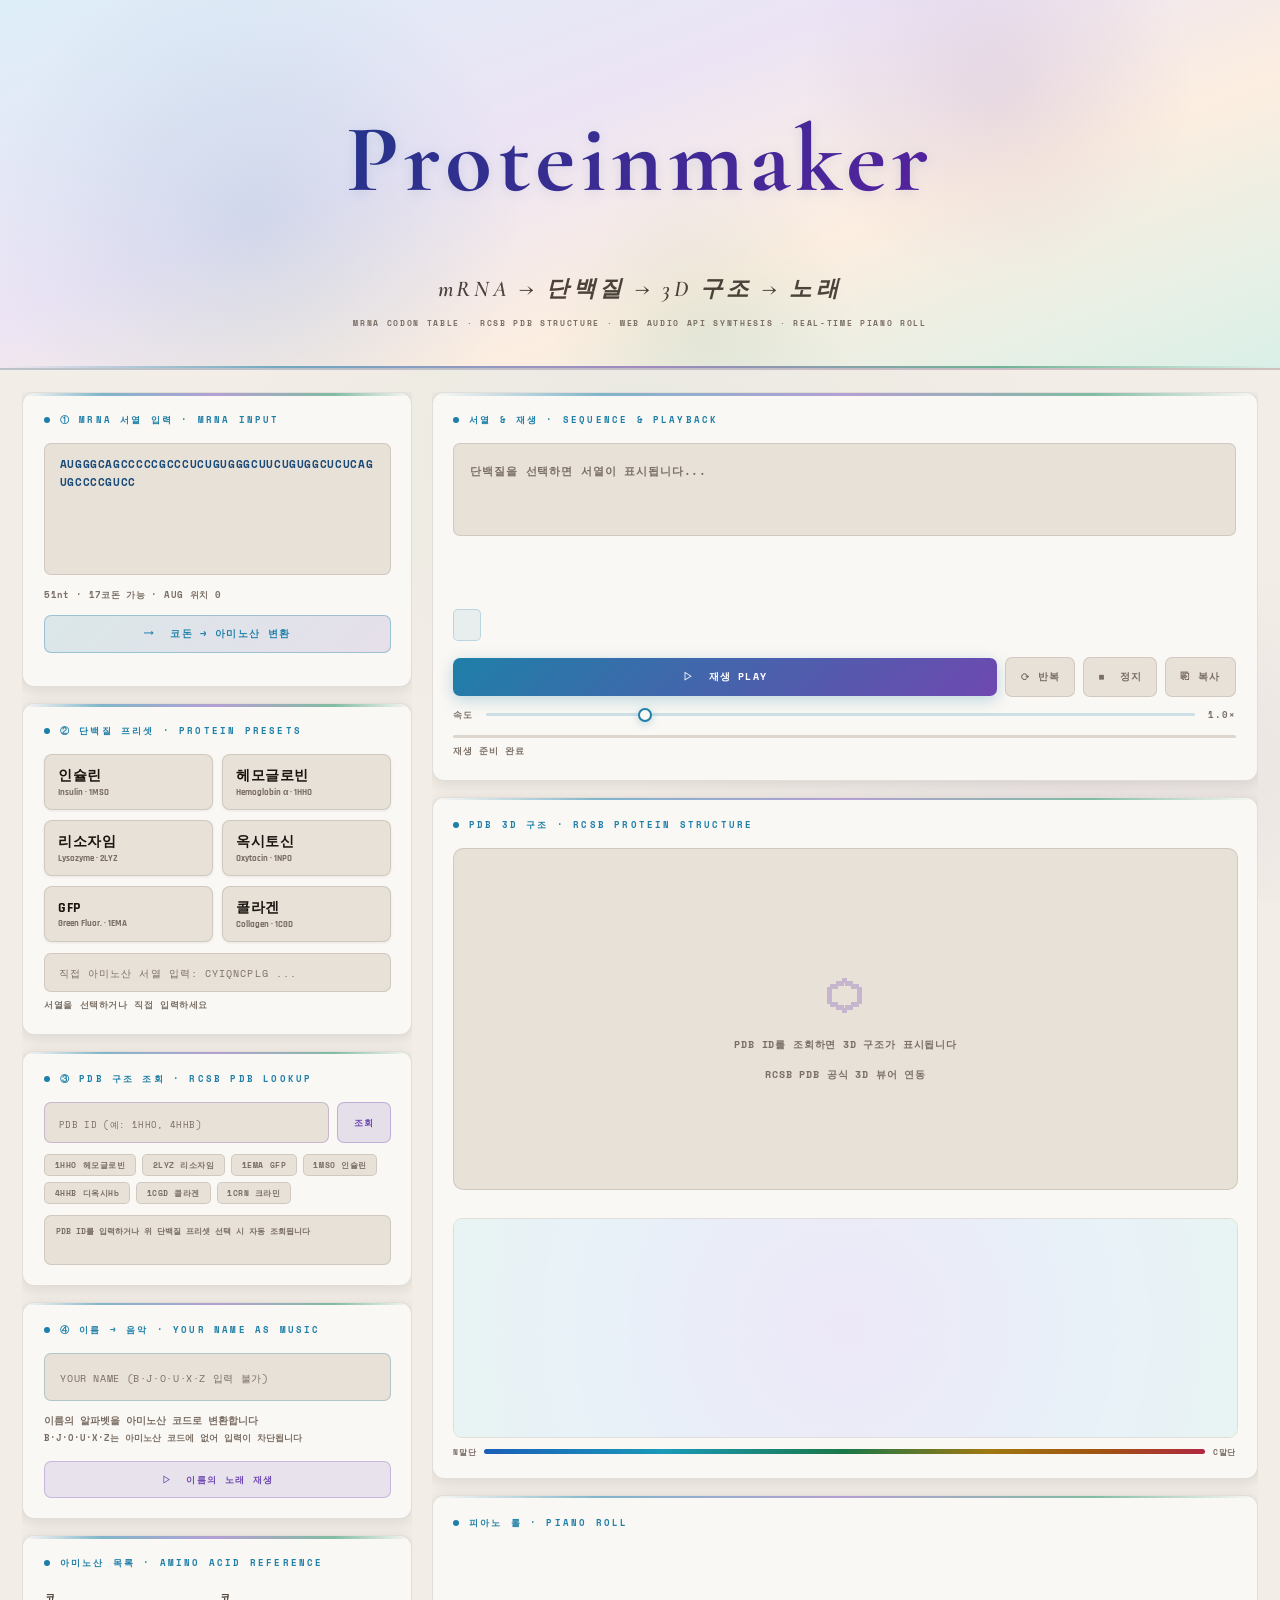
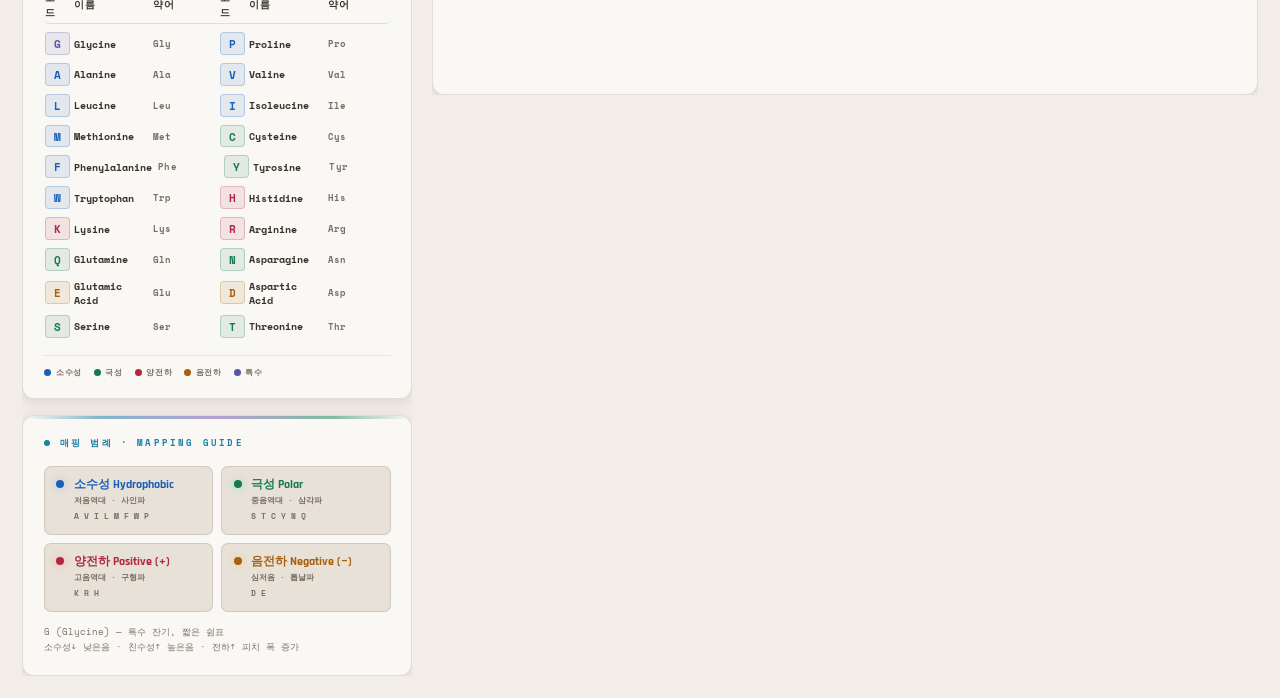
<file: index.html>
<!DOCTYPE html>
<html lang="ko">
<head>
  <meta charset="UTF-8">
  <meta name="viewport" content="width=device-width, initial-scale=1.0">
  <title>Proteinmaker — 프로틴메이커</title>
  <link rel="preconnect" href="https://fonts.googleapis.com">
  <link href="https://fonts.googleapis.com/css2?family=Cormorant+Garamond:ital,wght@0,300;0,400;0,600;1,300&family=Space+Mono:wght@400;700&family=Rajdhani:wght@400;600;700&display=swap" rel="stylesheet">
  <link rel="stylesheet" href="proteinmaker.css">
</head>
<body>

<!-- ════ HEADER ════ -->
<header class="header">
  <div class="header-bg"></div>
  <h1>Proteinmaker</h1>
  <div class="en">mRNA → 단백질 → 3D 구조 → 노래</div>
  <div class="tl">mRNA Codon Table · RCSB PDB Structure · Web Audio API Synthesis · Real-time Piano Roll</div>
  <div class="header-line"></div>
</header>

<!-- Tooltip -->
<div id="tip"></div>

<!-- ════ MAIN GRID ════ -->
<main class="app">

  <!-- ░░ LEFT COLUMN ░░ -->
  <div class="left-col">

    <!-- ① mRNA 입력 패널 -->
    <div class="panel">
      <div class="plabel">① mRNA 서열 입력 · mRNA Input</div>
      <textarea class="mrna-input" id="mrnaInput"
        placeholder="mRNA 서열을 입력하세요 (U 또는 T 모두 허용)&#10;예시: AUGGCUUCUGGUGCCACGACCAAAGAUGAAGUC..."
        spellcheck="false"></textarea>
      <div class="mrna-meta" id="mrnaMeta">—</div>
      <button class="btn-translate" id="btnTranslate">⟶ &nbsp;코돈 → 아미노산 변환</button>
      <div class="codon-strip" id="codonStrip"></div>
    </div>

    <!-- ② 단백질 프리셋 -->
    <div class="panel">
      <div class="plabel">② 단백질 프리셋 · Protein Presets</div>
      <div class="pgrid" id="pgrid"></div>
      <input class="cinput" id="cseq" type="text"
             placeholder="직접 아미노산 서열 입력: CYIQNCPLG ..." maxlength="120">
      <div class="status" id="seqSt">서열을 선택하거나 직접 입력하세요</div>
    </div>

    <!-- ③ PDB 구조 조회 -->
    <div class="panel">
      <div class="plabel">③ PDB 구조 조회 · RCSB PDB Lookup</div>
      <div class="pdb-row">
        <input class="pdb-input" id="pdbId" type="text" placeholder="PDB ID (예: 1HHO, 4HHB)" maxlength="4">
        <button class="btn-pdb" id="btnPdb">조회</button>
      </div>
      <div class="pdb-presets" id="pdbPresets"></div>
      <div class="pdb-info" id="pdbInfo">PDB ID를 입력하거나 위 단백질 프리셋 선택 시 자동 조회됩니다</div>
    </div>

    <!-- ④ 이름 → 음악 -->
    <div class="panel">
      <div class="plabel">④ 이름 → 음악 · Your Name as Music</div>
      <input class="ninput" id="ninput" type="text"
             placeholder="YOUR NAME (B·J·O·U·X·Z 입력 불가)" maxlength="20">
      <div class="nresult" id="nresult">
        이름의 알파벳을 아미노산 코드로 변환합니다<br>
        <small style="font-size:.55rem;color:var(--dim);">B·J·O·U·X·Z는 아미노산 코드에 없어 입력이 차단됩니다</small>
      </div>
      <button class="btn-nplay" id="btnNPlay">▷ &nbsp;이름의 노래 재생</button>
    </div>

    <!-- 아미노산 표 -->
    <div class="panel">
      <div class="plabel">아미노산 목록 · Amino Acid Reference</div>
      <div class="aa-ref-table">
        <div class="aa-ref-row aa-ref-head">
          <span>코드</span><span>이름</span><span>약어</span>
          <span>코드</span><span>이름</span><span>약어</span>
        </div>
        <div class="aa-ref-row"><span class="aa special">G</span><span>Glycine</span><span class="aa-abbr">Gly</span><span class="aa hydrophobic">P</span><span>Proline</span><span class="aa-abbr">Pro</span></div>
        <div class="aa-ref-row"><span class="aa hydrophobic">A</span><span>Alanine</span><span class="aa-abbr">Ala</span><span class="aa hydrophobic">V</span><span>Valine</span><span class="aa-abbr">Val</span></div>
        <div class="aa-ref-row"><span class="aa hydrophobic">L</span><span>Leucine</span><span class="aa-abbr">Leu</span><span class="aa hydrophobic">I</span><span>Isoleucine</span><span class="aa-abbr">Ile</span></div>
        <div class="aa-ref-row"><span class="aa hydrophobic">M</span><span>Methionine</span><span class="aa-abbr">Met</span><span class="aa polar">C</span><span>Cysteine</span><span class="aa-abbr">Cys</span></div>
        <div class="aa-ref-row"><span class="aa hydrophobic">F</span><span>Phenylalanine</span><span class="aa-abbr">Phe</span><span class="aa polar">Y</span><span>Tyrosine</span><span class="aa-abbr">Tyr</span></div>
        <div class="aa-ref-row"><span class="aa hydrophobic">W</span><span>Tryptophan</span><span class="aa-abbr">Trp</span><span class="aa positive">H</span><span>Histidine</span><span class="aa-abbr">His</span></div>
        <div class="aa-ref-row"><span class="aa positive">K</span><span>Lysine</span><span class="aa-abbr">Lys</span><span class="aa positive">R</span><span>Arginine</span><span class="aa-abbr">Arg</span></div>
        <div class="aa-ref-row"><span class="aa polar">Q</span><span>Glutamine</span><span class="aa-abbr">Gln</span><span class="aa polar">N</span><span>Asparagine</span><span class="aa-abbr">Asn</span></div>
        <div class="aa-ref-row"><span class="aa negative">E</span><span>Glutamic Acid</span><span class="aa-abbr">Glu</span><span class="aa negative">D</span><span>Aspartic Acid</span><span class="aa-abbr">Asp</span></div>
        <div class="aa-ref-row"><span class="aa polar">S</span><span>Serine</span><span class="aa-abbr">Ser</span><span class="aa polar">T</span><span>Threonine</span><span class="aa-abbr">Thr</span></div>
      </div>
      <div class="aa-ref-legend">
        <span><em class="dot" style="background:var(--c-hy)"></em>소수성</span>
        <span><em class="dot" style="background:var(--c-po)"></em>극성</span>
        <span><em class="dot" style="background:var(--c-ps)"></em>양전하</span>
        <span><em class="dot" style="background:var(--c-ng)"></em>음전하</span>
        <span><em class="dot" style="background:var(--c-sp)"></em>특수</span>
      </div>
    </div>

    <!-- 범례 -->
    <div class="panel">
      <div class="plabel">매핑 범례 · Mapping Guide</div>
      <div class="lgrid">
        <div class="litem">
          <div class="ldot" style="background:var(--c-hy);box-shadow:0 0 8px rgba(79,168,255,.4)"></div>
          <div class="ltxt">
            <strong style="color:var(--c-hy)">소수성 Hydrophobic</strong>
            <span>저음역대 · 사인파<br>A V I L M F W P</span>
          </div>
        </div>
        <div class="litem">
          <div class="ldot" style="background:var(--c-po);box-shadow:0 0 8px rgba(0,232,160,.4)"></div>
          <div class="ltxt">
            <strong style="color:var(--c-po)">극성 Polar</strong>
            <span>중음역대 · 삼각파<br>S T C Y N Q</span>
          </div>
        </div>
        <div class="litem">
          <div class="ldot" style="background:var(--c-ps);box-shadow:0 0 8px rgba(255,96,96,.4)"></div>
          <div class="ltxt">
            <strong style="color:var(--c-ps)">양전하 Positive (+)</strong>
            <span>고음역대 · 구형파<br>K R H</span>
          </div>
        </div>
        <div class="litem">
          <div class="ldot" style="background:var(--c-ng);box-shadow:0 0 8px rgba(255,170,48,.4)"></div>
          <div class="ltxt">
            <strong style="color:var(--c-ng)">음전하 Negative (−)</strong>
            <span>심저음 · 톱날파<br>D E</span>
          </div>
        </div>
      </div>
      <div style="margin-top:.8rem;font-family:'Space Mono',monospace;font-size:.55rem;color:var(--dim);line-height:1.7;">
        G (Glycine) — 특수 잔기, 짧은 쉼표<br>
        소수성↓ 낮은음 · 친수성↑ 높은음 · 전하↑ 피치 폭 증가
      </div>
    </div>

  </div><!-- /left-col -->

  <!-- ░░ RIGHT COLUMN ░░ -->
  <div class="right-col">

    <!-- 서열 & 재생 -->
    <div class="panel">
      <div class="plabel">서열 &amp; 재생 · Sequence &amp; Playback</div>
      <div class="seq-wrap" id="seqDisp">
        <span style="color:var(--dim);font-size:.68rem;">단백질을 선택하면 서열이 표시됩니다...</span>
      </div>
      <canvas id="cWave"></canvas>
      <div class="note-badge" id="noteBadge">&nbsp;</div>
      <div class="ctrl">
        <button class="btnP" id="btnPlay">▷ &nbsp;재생 PLAY</button>
        <button class="btnS" id="btnLoop">⟳  반복</button>
        <button class="btnS" id="btnStop">■ &nbsp;정지</button>
        <button class="btnS" id="btnCopy">⎘  복사</button>
      </div>
      <div class="spd">
        <span class="spd-lbl">속도</span>
        <input type="range" id="spd" min="0.3" max="3.5" step="0.1" value="1">
        <span class="spd-lbl" id="spdV">1.0×</span>
      </div>
      <div class="prog"><div class="prog-fill" id="pfill"></div></div>
      <div class="status" id="playSt">재생 준비 완료</div>
    </div>

    <!-- PDB 3D 뷰어 -->
    <div class="panel">
      <div class="plabel">PDB 3D 구조 · RCSB Protein Structure</div>
      <div class="pdb-viewer-wrap" id="pdbViewerWrap">
        <div class="pdb-placeholder" id="pdbPlaceholder">
          <div class="pdb-ph-icon">⬡</div>
          <div>PDB ID를 조회하면 3D 구조가 표시됩니다</div>
          <div style="font-size:.6rem;color:var(--dim);margin-top:.4rem;">RCSB PDB 공식 3D 뷰어 연동</div>
        </div>
        <iframe id="pdbFrame" class="pdb-frame" src="" style="display:none"></iframe>
      </div>
      <div class="pdb-atoms" id="pdbAtoms"></div>
      <!-- Cα backbone canvas (자체 렌더) -->
      <canvas id="c3d"></canvas>
      <div class="af-legend">
        <span>N말단</span>
        <div class="af-strip"></div>
        <span>C말단</span>
      </div>
    </div>

    <!-- 피아노 롤 -->
    <div class="panel">
      <div class="plabel">피아노 롤 · Piano Roll</div>
      <canvas id="cPiano"></canvas>
    </div>

  </div><!-- /right-col -->

</main>

<script src="proteinmaker.js"></script>
</body>
</html>
</file>
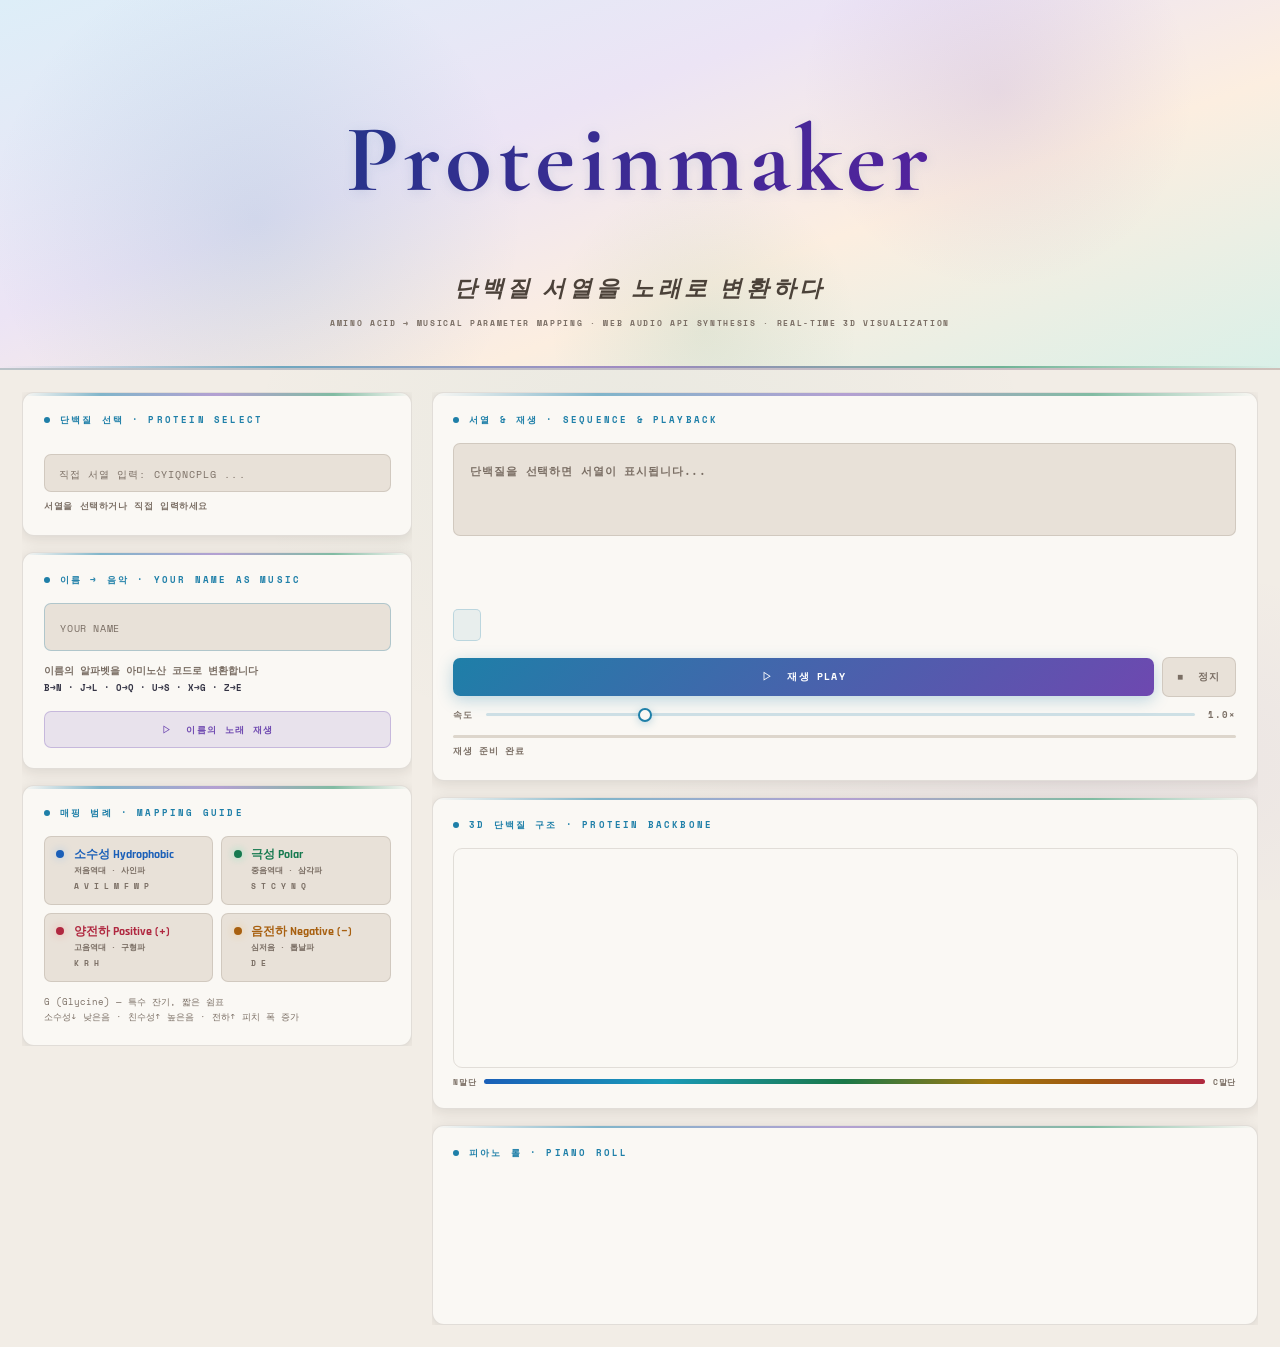
<file: proteinmaker.html>
<!DOCTYPE html>
<html lang="ko">
<head>
  <meta charset="UTF-8">
  <meta name="viewport" content="width=device-width, initial-scale=1.0">
  <title>Proteinmaker — 프로틴메이커</title>
  <link rel="preconnect" href="https://fonts.googleapis.com">
  <link href="https://fonts.googleapis.com/css2?family=Cormorant+Garamond:ital,wght@0,300;0,400;0,600;1,300&family=Space+Mono:wght@400;700&family=Rajdhani:wght@400;600;700&display=swap" rel="stylesheet">
  <link rel="stylesheet" href="proteinmaker.css">
</head>
<body>

<!-- ════ HEADER ════ -->
<header class="header">
  <div class="header-bg"></div>
  <h1>Proteinmaker</h1>
  <div class="en">단백질 서열을 노래로 변환하다</div>
  <div class="tl">Amino Acid → Musical Parameter Mapping · Web Audio API Synthesis · Real-time 3D Visualization</div>
  <div class="header-line"></div>
</header>

<!-- Tooltip -->
<div id="tip"></div>

<!-- ════ MAIN GRID ════ -->
<main class="app">

  <!-- ░░ LEFT COLUMN ░░ -->
  <div class="left-col">

    <!-- Protein Select -->
    <div class="panel">
      <div class="plabel">단백질 선택 · Protein Select</div>
      <div class="pgrid" id="pgrid"></div>
      <input class="cinput" id="cseq" type="text"
             placeholder="직접 서열 입력: CYIQNCPLG ..." maxlength="120">
      <div class="status" id="seqSt">서열을 선택하거나 직접 입력하세요</div>
    </div>

    <!-- Name → Music -->
    <div class="panel">
      <div class="plabel">이름 → 음악 · Your Name as Music</div>
      <input class="ninput" id="ninput" type="text"
             placeholder="YOUR NAME" maxlength="20">
      <div class="nresult" id="nresult">
        이름의 알파벳을 아미노산 코드로 변환합니다<br>
        <small style="font-size:.55rem;color:#334;">B→N · J→L · O→Q · U→S · X→G · Z→E</small>
      </div>
      <button class="btn-nplay" id="btnNPlay">▷ &nbsp;이름의 노래 재생</button>
    </div>

    <!-- Legend -->
    <div class="panel">
      <div class="plabel">매핑 범례 · Mapping Guide</div>
      <div class="lgrid">
        <div class="litem">
          <div class="ldot" style="background:var(--c-hy);box-shadow:0 0 8px rgba(79,168,255,.4)"></div>
          <div class="ltxt">
            <strong style="color:var(--c-hy)">소수성 Hydrophobic</strong>
            <span>저음역대 · 사인파<br>A V I L M F W P</span>
          </div>
        </div>
        <div class="litem">
          <div class="ldot" style="background:var(--c-po);box-shadow:0 0 8px rgba(0,232,160,.4)"></div>
          <div class="ltxt">
            <strong style="color:var(--c-po)">극성 Polar</strong>
            <span>중음역대 · 삼각파<br>S T C Y N Q</span>
          </div>
        </div>
        <div class="litem">
          <div class="ldot" style="background:var(--c-ps);box-shadow:0 0 8px rgba(255,96,96,.4)"></div>
          <div class="ltxt">
            <strong style="color:var(--c-ps)">양전하 Positive (+)</strong>
            <span>고음역대 · 구형파<br>K R H</span>
          </div>
        </div>
        <div class="litem">
          <div class="ldot" style="background:var(--c-ng);box-shadow:0 0 8px rgba(255,170,48,.4)"></div>
          <div class="ltxt">
            <strong style="color:var(--c-ng)">음전하 Negative (−)</strong>
            <span>심저음 · 톱날파<br>D E</span>
          </div>
        </div>
      </div>
      <div style="margin-top:.8rem;font-family:'Space Mono',monospace;font-size:.55rem;color:var(--dim);line-height:1.7;">
        G (Glycine) — 특수 잔기, 짧은 쉼표<br>
        소수성↓ 낮은음 · 친수성↑ 높은음 · 전하↑ 피치 폭 증가
      </div>
    </div>

  </div><!-- /left-col -->

  <!-- ░░ RIGHT COLUMN ░░ -->
  <div class="right-col">

    <!-- Sequence + Playback -->
    <div class="panel">
      <div class="plabel">서열 &amp; 재생 · Sequence &amp; Playback</div>
      <div class="seq-wrap" id="seqDisp">
        <span style="color:var(--dim);font-size:.68rem;">단백질을 선택하면 서열이 표시됩니다...</span>
      </div>
      <canvas id="cWave"></canvas>
      <div class="note-badge" id="noteBadge">&nbsp;</div>
      <div class="ctrl">
        <button class="btnP" id="btnPlay">▷ &nbsp;재생 PLAY</button>
        <button class="btnS" id="btnStop">■ &nbsp;정지</button>
      </div>
      <div class="spd">
        <span class="spd-lbl">속도</span>
        <input type="range" id="spd" min="0.3" max="3.5" step="0.1" value="1">
        <span class="spd-lbl" id="spdV">1.0×</span>
      </div>
      <div class="prog"><div class="prog-fill" id="pfill"></div></div>
      <div class="status" id="playSt">재생 준비 완료</div>
    </div>

    <!-- 3D Protein -->
    <div class="panel">
      <div class="plabel">3D 단백질 구조 · Protein Backbone</div>
      <canvas id="c3d"></canvas>
      <!-- AlphaFold N→C color legend -->
      <div class="af-legend">
        <span>N말단</span>
        <div class="af-strip"></div>
        <span>C말단</span>
      </div>
    </div>

    <!-- Piano Roll -->
    <div class="panel">
      <div class="plabel">피아노 롤 · Piano Roll</div>
      <canvas id="cPiano"></canvas>
    </div>

  </div><!-- /right-col -->

</main>

<script src="proteinmaker.js"></script>
</body>
</html>
</file>
<file: proteinmaker.css>
/* ════════════════════════════════════════
   PROTEINMAKER — Pastel Lab · Dense
   ════════════════════════════════════════ */

:root {
  --bg:    #f2ede6;
  --bg2:   #faf8f4;
  --bg3:   #e8e1d8;
  --bg4:   #ddd6cc;

  --cyan:  #1e7fa8;
  --pur:   #6e48b0;
  --mint:  #1e8a60;
  --peach: #c45e2a;

  --text:  #1a1510;
  --text2: #3a3028;
  --dim:   #7a6e64;

  --c-hy:  #1a5fb8;
  --c-po:  #167a50;
  --c-ps:  #b02840;
  --c-ng:  #a86010;
  --c-sp:  #5858a0;

  --bd:    rgba(60,44,28,.13);
  --bd2:   rgba(60,44,28,.22);
  --sh-s:  0 1px 3px rgba(40,28,14,.08);
  --sh-m:  0 3px 14px rgba(40,28,14,.11);
  --sh-l:  0 8px 32px rgba(40,28,14,.15);
}

html { overflow-x: hidden; max-width: 100vw; scroll-behavior: smooth; }

body {
  margin: 0;
  background: var(--bg);
  background-image:
    radial-gradient(ellipse 70% 40% at 15% 10%, rgba(30,127,168,.07) 0%, transparent 65%),
    radial-gradient(ellipse 55% 35% at 85% 85%, rgba(110,72,176,.06) 0%, transparent 65%),
    radial-gradient(ellipse 45% 50% at 50% 50%, rgba(30,138,96,.04) 0%, transparent 70%);
  background-attachment: fixed;
  color: var(--text);
  font-family: 'Rajdhani', sans-serif;
  min-height: 100vh;
  overflow-x: hidden;
}

/* ── HEADER ── */
.header {
  position: relative;
  padding: 3rem 2rem 2.4rem;
  text-align: center;
  overflow: hidden;
  background: linear-gradient(160deg, #ddeef8 0%, #ece4f5 38%, #fceee0 65%, #daf0e8 100%);
  border-bottom: 2px solid var(--bd2);
}
.header-bg {
  position: absolute; inset: 0; pointer-events: none;
  background:
    radial-gradient(circle 380px at 20% 60%, rgba(30,127,168,.13) 0%, transparent 70%),
    radial-gradient(circle 280px at 78% 25%, rgba(110,72,176,.11) 0%, transparent 70%),
    radial-gradient(circle 220px at 55% 90%, rgba(30,138,96,.09) 0%, transparent 70%);
}
.header-line {
  position: absolute; bottom: 0; left: 0; right: 0; height: 2px;
  background: linear-gradient(90deg,
    transparent 0%, rgba(30,127,168,.6) 22%,
    rgba(110,72,176,.6) 50%, rgba(30,138,96,.6) 78%, transparent 100%);
}
.header h1 {
  font-family: 'Cormorant Garamond', serif;
  font-weight: 700;
  font-size: clamp(3.54rem, 7.5vw, 6.844rem);
  letter-spacing: .06em; line-height: 1;
  background: linear-gradient(125deg,
    #0e3d80 0%, #5a20a0 28%, #0e5c34 52%, #884008 76%, #0e3d80 100%);
  background-size: 300%;
  -webkit-background-clip: text; -webkit-text-fill-color: transparent; background-clip: text;
  animation: shimmer 6s ease-in-out infinite;
  position: relative; z-index: 1;
  filter: drop-shadow(0 2px 6px rgba(30,80,160,.12));
}
.header .en {
  font-family: 'Cormorant Garamond', serif; font-style: italic;
  font-size: clamp(1.038rem, 1.8vw, 1.416rem);
  color: var(--text2); opacity: .9;
  font-weight: 600; letter-spacing: .16em; margin-top: .3rem; position: relative; z-index: 1;
}
.header .tl {
  font-family: 'Space Mono', monospace; font-size: .52rem;
  letter-spacing: .2em; text-transform: uppercase;
  color: var(--dim); margin-top: .85rem; position: relative; z-index: 1;
  font-weight: 700;
}
@keyframes shimmer {
  0%,100% { background-position: 0% 50%; }
  50%      { background-position: 100% 50%; }
}

/* ── LAYOUT ── */
.app {
  max-width: 1280px; margin: 0 auto;
  padding: 1.4rem 1.4rem;
  display: grid;
  grid-template-columns: 390px 1fr;
  gap: 1.2rem; align-items: start;
  overflow: hidden; width: 100%; box-sizing: border-box;
}
.left-col, .right-col {
  display: flex; flex-direction: column;
  gap: 1rem; min-width: 0;
  overflow: hidden; width: 100%; box-sizing: border-box;
}

/* ── PANEL ── */
.panel {
  background: var(--bg2);
  border: 1.5px solid var(--bd);
  border-radius: 12px; padding: 1.25rem 1.3rem;
  position: relative; overflow: hidden;
  box-shadow: var(--sh-m);
  box-sizing: border-box;
  transition: box-shadow .25s;
}
.panel:hover { box-shadow: var(--sh-l); }
.panel::after {
  content: ''; position: absolute; top: 0; left: 0; right: 0; height: 2.5px;
  background: linear-gradient(90deg,
    transparent 0%, rgba(30,127,168,.55) 20%,
    rgba(110,72,176,.5) 50%, rgba(30,138,96,.55) 80%, transparent 100%);
}
.plabel {
  font-family: 'Space Mono', monospace; font-size: .55rem;
  letter-spacing: .24em; text-transform: uppercase;
  color: var(--cyan); font-weight: 700;
  margin-bottom: 1rem; font-size: .57rem; display: flex; align-items: center; gap: .6rem;
}
.plabel::before {
  content: ''; width: 6px; height: 6px; background: var(--cyan);
  border-radius: 50%; flex-shrink: 0;
  animation: dotpulse 2.8s ease-in-out infinite;
}
@keyframes dotpulse {
  0%,100% { box-shadow: 0 0 0 2px rgba(30,127,168,.2); }
  50%      { box-shadow: 0 0 0 5px rgba(30,127,168,.3), 0 0 10px rgba(30,127,168,.25); }
}

/* ── mRNA INPUT ── */
.mrna-input {
  width: 100%; max-width: 100%; background: var(--bg3);
  border: 1.5px solid var(--bd); border-radius: 7px;
  padding: .75rem .9rem; color: #1a4a78;
  font-family: 'Space Mono', monospace; font-size: .68rem;
  letter-spacing: .06em; text-transform: uppercase;
  resize: none; outline: none; line-height: 1.65;
  height: 132px; max-height: 132px; overflow-y: auto;
  transition: border-color .2s, box-shadow .2s; box-sizing: border-box;
  font-weight: 700;
}
.mrna-input:focus {
  border-color: rgba(30,127,168,.5);
  box-shadow: 0 0 0 3px rgba(30,127,168,.1);
  background: #e8f4fa;
}
.mrna-input::placeholder { color: var(--dim); text-transform: none; font-size: .6rem; font-weight: 400; }

.mrna-meta {
  font-family: 'Space Mono', monospace; font-size: .55rem; font-weight: 700;
  color: var(--dim); margin-top: .45rem; letter-spacing: .04em; min-height: 1rem;
}
.btn-translate {
  margin-top: .65rem; width: 100%; box-sizing: border-box;
  background: linear-gradient(135deg, rgba(30,127,168,.14), rgba(110,72,176,.14));
  border: 1.5px solid rgba(30,127,168,.35); border-radius: 7px;
  padding: .68rem; color: var(--cyan); font-weight: 700;
  font-family: 'Space Mono', monospace; font-size: .6rem;
  letter-spacing: .14em; text-transform: uppercase; cursor: pointer;
  transition: all .22s;
}
.btn-translate:hover {
  background: linear-gradient(135deg, rgba(30,127,168,.22), rgba(110,72,176,.22));
  box-shadow: 0 4px 16px rgba(30,127,168,.2); border-color: rgba(30,127,168,.55);
}

/* ── CODON STRIP ── */
.codon-strip {
  margin-top: .8rem; display: flex; flex-wrap: wrap; gap: 3px;
  max-height: 128px; overflow-y: auto; overflow-x: hidden;
  box-sizing: border-box; width: 100%;
}
.codon-strip::-webkit-scrollbar { width: 4px; }
.codon-strip::-webkit-scrollbar-thumb { background: rgba(30,127,168,.28); border-radius: 2px; }
.codon-chip {
  display: inline-flex; flex-direction: column; align-items: center;
  background: var(--bg3); border: 1.5px solid var(--bd);
  border-radius: 5px; padding: 3px 5px;
  font-family: 'Space Mono', monospace; font-size: .46rem; font-weight: 700;
  line-height: 1.3; cursor: default;
  transition: transform .15s, box-shadow .15s;
  flex-shrink: 0; min-width: 1.8rem; max-width: 3rem; overflow: hidden;
}
.codon-chip:hover { transform: translateY(-2px); box-shadow: var(--sh-m); }
.codon-chip .cc-codon { color: var(--dim); font-size: .38rem; font-weight: 400; }
.codon-chip .cc-aa { font-size: .6rem; font-weight: 700; }
.codon-chip.stop { border-color: rgba(176,40,64,.3); background: rgba(176,40,64,.06); }
.codon-chip.stop .cc-aa { color: var(--c-ps); }

/* ── PDB PANEL ── */
.pdb-row { display: flex; gap: .5rem; margin-bottom: .65rem; }
.pdb-input {
  flex: 1; background: var(--bg3); border: 1.5px solid rgba(110,72,176,.28); border-radius: 7px;
  padding: .6rem .85rem; color: var(--pur); font-weight: 700;
  font-family: 'Space Mono', monospace; font-size: .84rem;
  letter-spacing: .16em; text-transform: uppercase; outline: none; transition: all .2s;
}
.pdb-input:focus { border-color: var(--pur); box-shadow: 0 0 0 3px rgba(110,72,176,.12); background: #f0eafa; }
.pdb-input::placeholder { color: var(--dim); font-size: .58rem; letter-spacing: .04em; font-weight: 400; }

.btn-pdb {
  background: rgba(110,72,176,.14); border: 1.5px solid rgba(110,72,176,.32);
  border-radius: 7px; padding: .6rem 1rem; color: var(--pur); font-weight: 700;
  font-family: 'Space Mono', monospace; font-size: .58rem;
  letter-spacing: .1em; text-transform: uppercase; cursor: pointer; transition: all .2s; white-space: nowrap;
}
.btn-pdb:hover { background: rgba(110,72,176,.24); box-shadow: 0 4px 14px rgba(110,72,176,.2); }

.pdb-presets { display: flex; flex-wrap: wrap; gap: .38rem; margin-bottom: .65rem; }
.pdb-preset-btn {
  background: var(--bg3); border: 1.5px solid var(--bd);
  border-radius: 5px; padding: .26rem .6rem; color: var(--dim); font-weight: 700;
  font-family: 'Space Mono', monospace; font-size: .49rem;
  letter-spacing: .07em; cursor: pointer; transition: all .2s;
}
.pdb-preset-btn:hover { border-color: var(--pur); color: var(--pur); }
.pdb-preset-btn.active { border-color: var(--pur); color: var(--pur); background: rgba(110,72,176,.09); }

.pdb-info {
  font-family: 'Space Mono', monospace; font-size: .53rem; font-weight: 700;
  color: var(--dim); line-height: 1.75; min-height: 2rem;
  padding: .5rem .65rem; background: var(--bg3); border-radius: 7px; border: 1.5px solid var(--bd);
}
.pdb-info.loaded { color: var(--cyan); border-color: rgba(30,127,168,.28); background: rgba(30,127,168,.05); }
.pdb-info.error  { color: var(--c-ps); border-color: rgba(176,40,64,.28); background: rgba(176,40,64,.05); }

/* ── PDB VIEWER ── */
.pdb-viewer-wrap {
  width: 100%; height: 340px; border-radius: 10px; overflow: hidden;
  background: var(--bg3); border: 1.5px solid var(--bd);
  position: relative; margin-bottom: .75rem;
}
.pdb-placeholder {
  width: 100%; height: 100%; display: flex; flex-direction: column;
  align-items: center; justify-content: center; gap: .55rem;
  font-family: 'Space Mono', monospace; font-size: .65rem; font-weight: 700;
  color: var(--dim); letter-spacing: .08em;
}
.pdb-ph-icon { font-size: 3rem; color: rgba(110,72,176,.28); animation: pulse 3s ease-in-out infinite; }
@keyframes pulse { 0%,100%{opacity:.4;transform:scale(1)} 50%{opacity:.85;transform:scale(1.1)} }
.pdb-frame { width: 100%; height: 100%; border: none; border-radius: 10px; }
.pdb-atoms {
  font-family: 'Space Mono', monospace; font-size: .52rem; font-weight: 700;
  color: var(--dim); line-height: 1.6; min-height: .5rem;
  display: flex; flex-wrap: wrap; gap: .38rem; margin-bottom: .5rem;
}
.pdb-stat-chip {
  background: var(--bg3); border: 1.5px solid var(--bd);
  border-radius: 4px; padding: .18rem .55rem; white-space: nowrap;
}

/* ── PROTEIN BUTTONS ── */
.pgrid { display: grid; grid-template-columns: 1fr 1fr; gap: .6rem; min-width: 0; }
.pbtn {
  background: var(--bg3); border: 1.5px solid var(--bd);
  border-radius: 8px; padding: .7rem .8rem; cursor: pointer;
  text-align: left; transition: all .2s; color: var(--text);
  font-family: 'Rajdhani', sans-serif; min-width: 0; box-shadow: var(--sh-s);
}
.pbtn:hover {
  border-color: rgba(30,127,168,.4); background: rgba(30,127,168,.06);
  box-shadow: var(--sh-m); transform: translateY(-1px);
}
.pbtn.active {
  border-color: var(--cyan); background: rgba(30,127,168,.08);
  box-shadow: var(--sh-m), 0 0 0 3px rgba(30,127,168,.14);
}
.pbtn .pn {
  font-size: .9rem; font-weight: 700; letter-spacing: .04em; display: block;
  white-space: nowrap; overflow: hidden; text-overflow: ellipsis; color: var(--text);
}
.pbtn.active .pn { color: var(--cyan); }
.pbtn .pd {
  font-size: .56rem; color: var(--dim); font-weight: 700; margin-top: .12rem; display: block;
  white-space: nowrap; overflow: hidden; text-overflow: ellipsis;
}

/* ── SEQUENCE DISPLAY ── */
.seq-wrap {
  background: var(--bg3); border: 1.5px solid var(--bd); border-radius: 7px;
  padding: .9rem 1rem; font-family: 'Space Mono', monospace; font-size: .76rem; font-weight: 700;
  line-height: 2.1; word-break: break-all;
  min-height: 62px; max-height: 108px; overflow-y: auto; letter-spacing: .07em;
}
.seq-wrap::-webkit-scrollbar { width: 4px; }
.seq-wrap::-webkit-scrollbar-thumb { background: rgba(30,127,168,.3); border-radius: 2px; }

.aa { display: inline-block; cursor: default; border-radius: 3px; padding: 0 1px; transition: transform .15s; }
.aa:hover { transform: translateY(-3px) scale(1.3); }
.aa.lit { animation: aaFlash .35s ease; }
@keyframes aaFlash {
  0%  { transform: scale(1); }
  45% { transform: translateY(-5px) scale(1.5); }
  100%{ transform: scale(1); }
}
.aa.hydrophobic { color: var(--c-hy); }
.aa.polar       { color: var(--c-po); }
.aa.positive    { color: var(--c-ps); }
.aa.negative    { color: var(--c-ng); }
.aa.special     { color: var(--c-sp); }

/* ── CONTROLS ── */
.ctrl { display: flex; gap: .5rem; align-items: center; margin-top: 1rem; flex-wrap: wrap; }
.btnP {
  flex: 1;
  background: linear-gradient(135deg, var(--cyan) 0%, var(--pur) 100%);
  border: none; border-radius: 7px; padding: .72rem 1rem; color: #fff; font-weight: 700;
  font-family: 'Space Mono', monospace; font-size: .62rem;
  letter-spacing: .12em; text-transform: uppercase; cursor: pointer; transition: all .22s;
  box-shadow: 0 4px 16px rgba(30,127,168,.28);
}
.btnP:hover { transform: translateY(-2px); box-shadow: 0 7px 24px rgba(30,127,168,.35); }
.btnP:active { transform: translateY(0); }
.btnP:disabled { opacity: .38; cursor: default; transform: none; box-shadow: none; }

.btnS {
  background: var(--bg3); border: 1.5px solid var(--bd);
  border-radius: 7px; padding: .72rem .9rem; color: var(--dim); font-weight: 700;
  font-family: 'Space Mono', monospace; font-size: .62rem;
  letter-spacing: .1em; cursor: pointer; transition: all .2s;
}
.btnS:hover { border-color: var(--peach); color: var(--peach); background: rgba(196,94,42,.06); }

.spd { display: flex; align-items: center; gap: .65rem; margin-top: .7rem; }
.spd-lbl {
  font-family: 'Space Mono', monospace; font-size: .54rem; font-weight: 700;
  letter-spacing: .12em; text-transform: uppercase; color: var(--dim); white-space: nowrap;
}
input[type=range] {
  -webkit-appearance: none; flex: 1; height: 3px;
  background: rgba(30,127,168,.2); border-radius: 2px; outline: none;
}
input[type=range]::-webkit-slider-thumb {
  -webkit-appearance: none; width: 14px; height: 14px;
  background: var(--bg2); border: 2.5px solid var(--cyan);
  border-radius: 50%; cursor: pointer; box-shadow: 0 2px 8px rgba(30,127,168,.28);
}

.prog { margin-top: .8rem; height: 3px; background: var(--bg4); border-radius: 2px; overflow: hidden; }
.prog-fill {
  height: 100%;
  background: linear-gradient(90deg, var(--cyan), var(--pur));
  box-shadow: 0 0 8px rgba(30,127,168,.5);
  width: 0; transition: width .08s linear;
}
.status {
  font-family: 'Space Mono', monospace; font-size: .54rem; font-weight: 700;
  color: var(--dim); letter-spacing: .07em; margin-top: .4rem; min-height: 1rem;
}

/* ── CUSTOM INPUT ── */
.cinput {
  width: 100%; background: var(--bg3); border: 1.5px solid var(--bd);
  border-radius: 7px; padding: .6rem .85rem; color: var(--cyan); font-weight: 700;
  font-family: 'Space Mono', monospace; font-size: .75rem;
  letter-spacing: .09em; text-transform: uppercase; outline: none;
  margin-top: .7rem; transition: all .2s; box-sizing: border-box; min-width: 0;
}
.cinput:focus { border-color: rgba(30,127,168,.48); box-shadow: 0 0 0 3px rgba(30,127,168,.1); background: #e8f4fa; }
.cinput::placeholder { color: var(--dim); text-transform: none; font-weight: 400; font-size: .6rem; }

/* ── NAME CONVERTER ── */
.ninput {
  width: 100%; background: var(--bg3); border: 1.5px solid rgba(30,127,168,.28);
  border-radius: 7px; padding: .78rem .95rem; color: var(--cyan); font-weight: 700;
  font-family: 'Space Mono', monospace; font-size: .88rem;
  letter-spacing: .13em; text-transform: uppercase; outline: none; transition: all .22s;
  box-sizing: border-box; overflow: hidden; text-overflow: ellipsis;
}
.ninput:focus { border-color: var(--cyan); box-shadow: 0 0 0 3px rgba(30,127,168,.12); background: #e8f4fa; }
.ninput::placeholder { color: var(--dim); font-size: .65rem; letter-spacing: .06em; font-weight: 400; }

.nresult {
  margin-top: .7rem; font-family: 'Space Mono', monospace; font-size: .62rem; font-weight: 700;
  color: var(--dim); line-height: 1.75; min-height: 2.4rem;
}
.btn-nplay {
  margin-top: .7rem; width: 100%;
  background: rgba(110,72,176,.12); border: 1.5px solid rgba(110,72,176,.28);
  border-radius: 7px; padding: .65rem; color: var(--pur); font-weight: 700;
  font-family: 'Space Mono', monospace; font-size: .58rem;
  letter-spacing: .14em; text-transform: uppercase; cursor: pointer; transition: all .22s;
}
.btn-nplay:hover { background: rgba(110,72,176,.22); box-shadow: 0 4px 16px rgba(110,72,176,.2); }

/* ── LEGEND ── */
.lgrid { display: grid; grid-template-columns: 1fr 1fr; gap: .5rem; }
.litem {
  display: flex; align-items: flex-start; gap: .6rem;
  padding: .6rem .7rem; background: var(--bg3);
  border-radius: 7px; border: 1.5px solid var(--bd);
}
.ldot { width: 8px; height: 8px; border-radius: 50%; margin-top: .22rem; flex-shrink: 0; }
.ltxt { font-size: .7rem; line-height: 1.4; }
.ltxt strong { font-weight: 700; display: block; font-size: .73rem; }
.ltxt span { color: var(--dim); font-family: 'Space Mono', monospace; font-size: .52rem; font-weight: 700; }

/* ── CANVASES ── */
#c3d    { width: 100%; height: 218px; border-radius: 9px; display: block; border: 1.5px solid var(--bd); }
#cPiano { width: 100%; height: 128px; border-radius: 7px; display: block; }
#cWave  { width: 100%; height: 54px;  border-radius: 6px; display: block; margin-top: .7rem; }

/* ── N→C 범례 ── */
.af-legend {
  display: flex; align-items: center; gap: .5rem; margin-top: .5rem;
  font-family: 'Space Mono', monospace; font-size: .52rem; font-weight: 700;
  color: var(--dim); letter-spacing: .07em;
}
.af-strip {
  flex: 1; height: 5px; border-radius: 3px;
  background: linear-gradient(90deg,
    #1a5fb8 0%, #1a9ab8 25%, #1a7848 50%,
    #a07810 70%, #a05510 85%, #b02840 100%);
}

/* ── TOOLTIP ── */
#tip {
  position: fixed; background: var(--bg2); border: 1.5px solid rgba(30,127,168,.32);
  border-radius: 6px; padding: .38rem .75rem;
  font-family: 'Space Mono', monospace; font-size: .55rem; font-weight: 700;
  letter-spacing: .04em; color: var(--text);
  pointer-events: none; opacity: 0; transform: translateY(-4px);
  transition: opacity .12s, transform .12s; z-index: 9999; white-space: nowrap;
  box-shadow: var(--sh-m);
}
#tip.show { opacity: 1; transform: translateY(0); }

/* ── NOTE BADGE ── */
.note-badge {
  font-family: 'Space Mono', monospace; font-size: .57rem; font-weight: 700;
  color: var(--cyan);
  background: rgba(30,127,168,.08); border: 1.5px solid rgba(30,127,168,.22);
  border-radius: 5px; padding: .25rem .62rem; display: inline-block;
  margin-top: .5rem; min-height: 1.35rem;
}

/* ── AMINO ACID REFERENCE TABLE ── */
.aa-ref-table { display: flex; flex-direction: column; gap: 1px; font-family: 'Space Mono', monospace; }
.aa-ref-head {
  font-size: .48rem; font-weight: 700; letter-spacing: .18em; text-transform: uppercase;
  color: var(--dim); padding-bottom: .42rem;
  border-bottom: 1.5px solid rgba(30,127,168,.18); margin-bottom: .22rem;
}
.aa-ref-row {
  display: grid;
  grid-template-columns: 1.4rem 1fr .85fr 1.4rem 1fr .85fr;
  align-items: center; gap: .22rem .38rem;
  padding: .22rem .08rem; border-radius: 5px; transition: background .15s;
}
.aa-ref-row:not(.aa-ref-head):hover { background: rgba(30,127,168,.07); }
.aa-ref-row .aa {
  display: inline-flex; align-items: center; justify-content: center;
  width: 1.3rem; height: 1.3rem; border-radius: 4px;
  font-size: .7rem; font-weight: 700; flex-shrink: 0;
}
.aa-ref-row .aa.hydrophobic { color: var(--c-hy); background: rgba(26,95,184,.1); border: 1.5px solid rgba(26,95,184,.24); }
.aa-ref-row .aa.polar       { color: var(--c-po); background: rgba(22,122,80,.1); border: 1.5px solid rgba(22,122,80,.24); }
.aa-ref-row .aa.positive    { color: var(--c-ps); background: rgba(176,40,64,.1); border: 1.5px solid rgba(176,40,64,.24); }
.aa-ref-row .aa.negative    { color: var(--c-ng); background: rgba(168,96,16,.1); border: 1.5px solid rgba(168,96,16,.24); }
.aa-ref-row .aa.special     { color: var(--c-sp); background: rgba(88,88,160,.1); border: 1.5px solid rgba(88,88,160,.24); }
.aa-ref-row span:not(.aa):not(.aa-abbr) { font-size: .6rem; font-weight: 700; color: var(--text2); }
.aa-abbr { font-size: .55rem; font-weight: 700; color: var(--dim); letter-spacing: .04em; }
.aa-ref-legend {
  display: flex; gap: .75rem; flex-wrap: wrap;
  margin-top: .85rem; padding-top: .65rem;
  border-top: 1.5px solid rgba(30,127,168,.12);
  font-family: 'Space Mono', monospace; font-size: .5rem; font-weight: 700;
  letter-spacing: .07em; color: var(--dim);
}
.aa-ref-legend span { display: flex; align-items: center; gap: .3rem; }
.aa-ref-legend .dot { display: inline-block; width: 7px; height: 7px; border-radius: 50%; flex-shrink: 0; }

/* ── RESPONSIVE ── */
@media (max-width: 860px) {
  .app { grid-template-columns: 1fr; padding: 1rem; }
  .pgrid { grid-template-columns: 1fr 1fr; }
}
</file>
